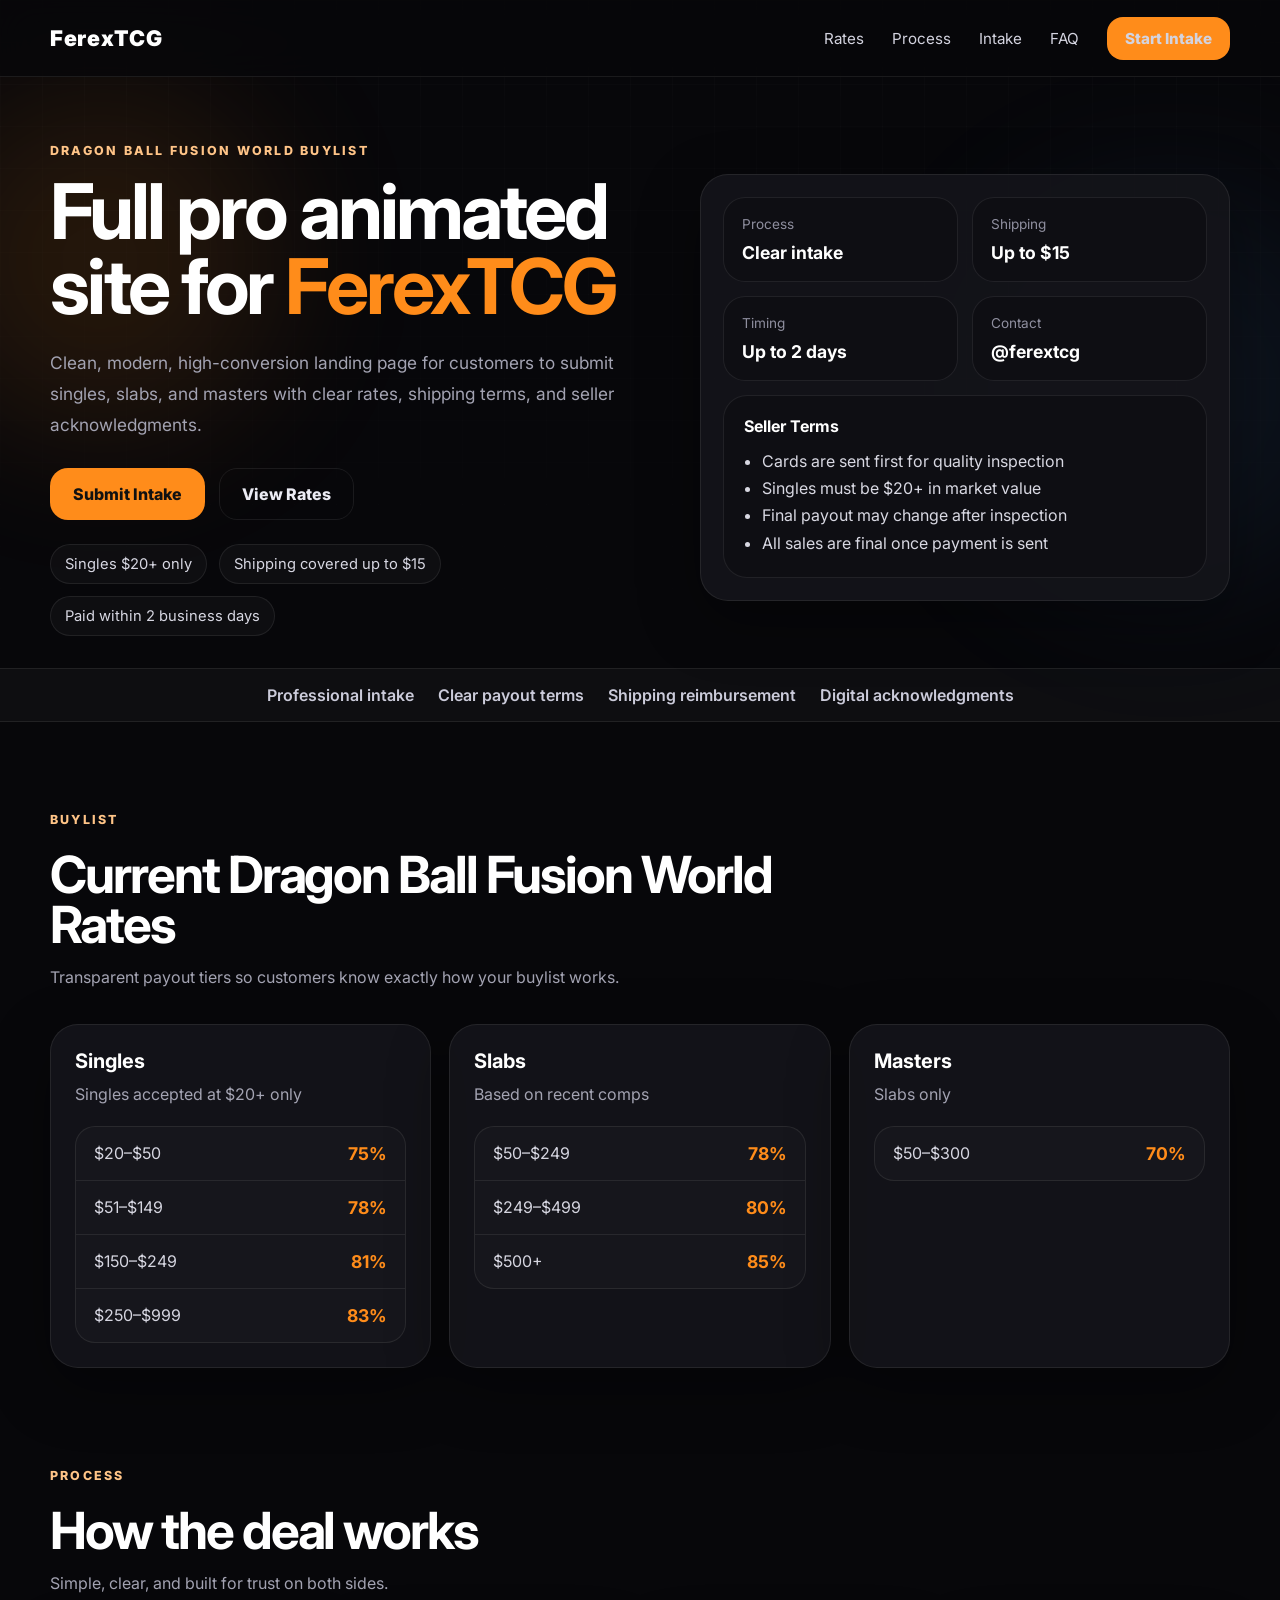
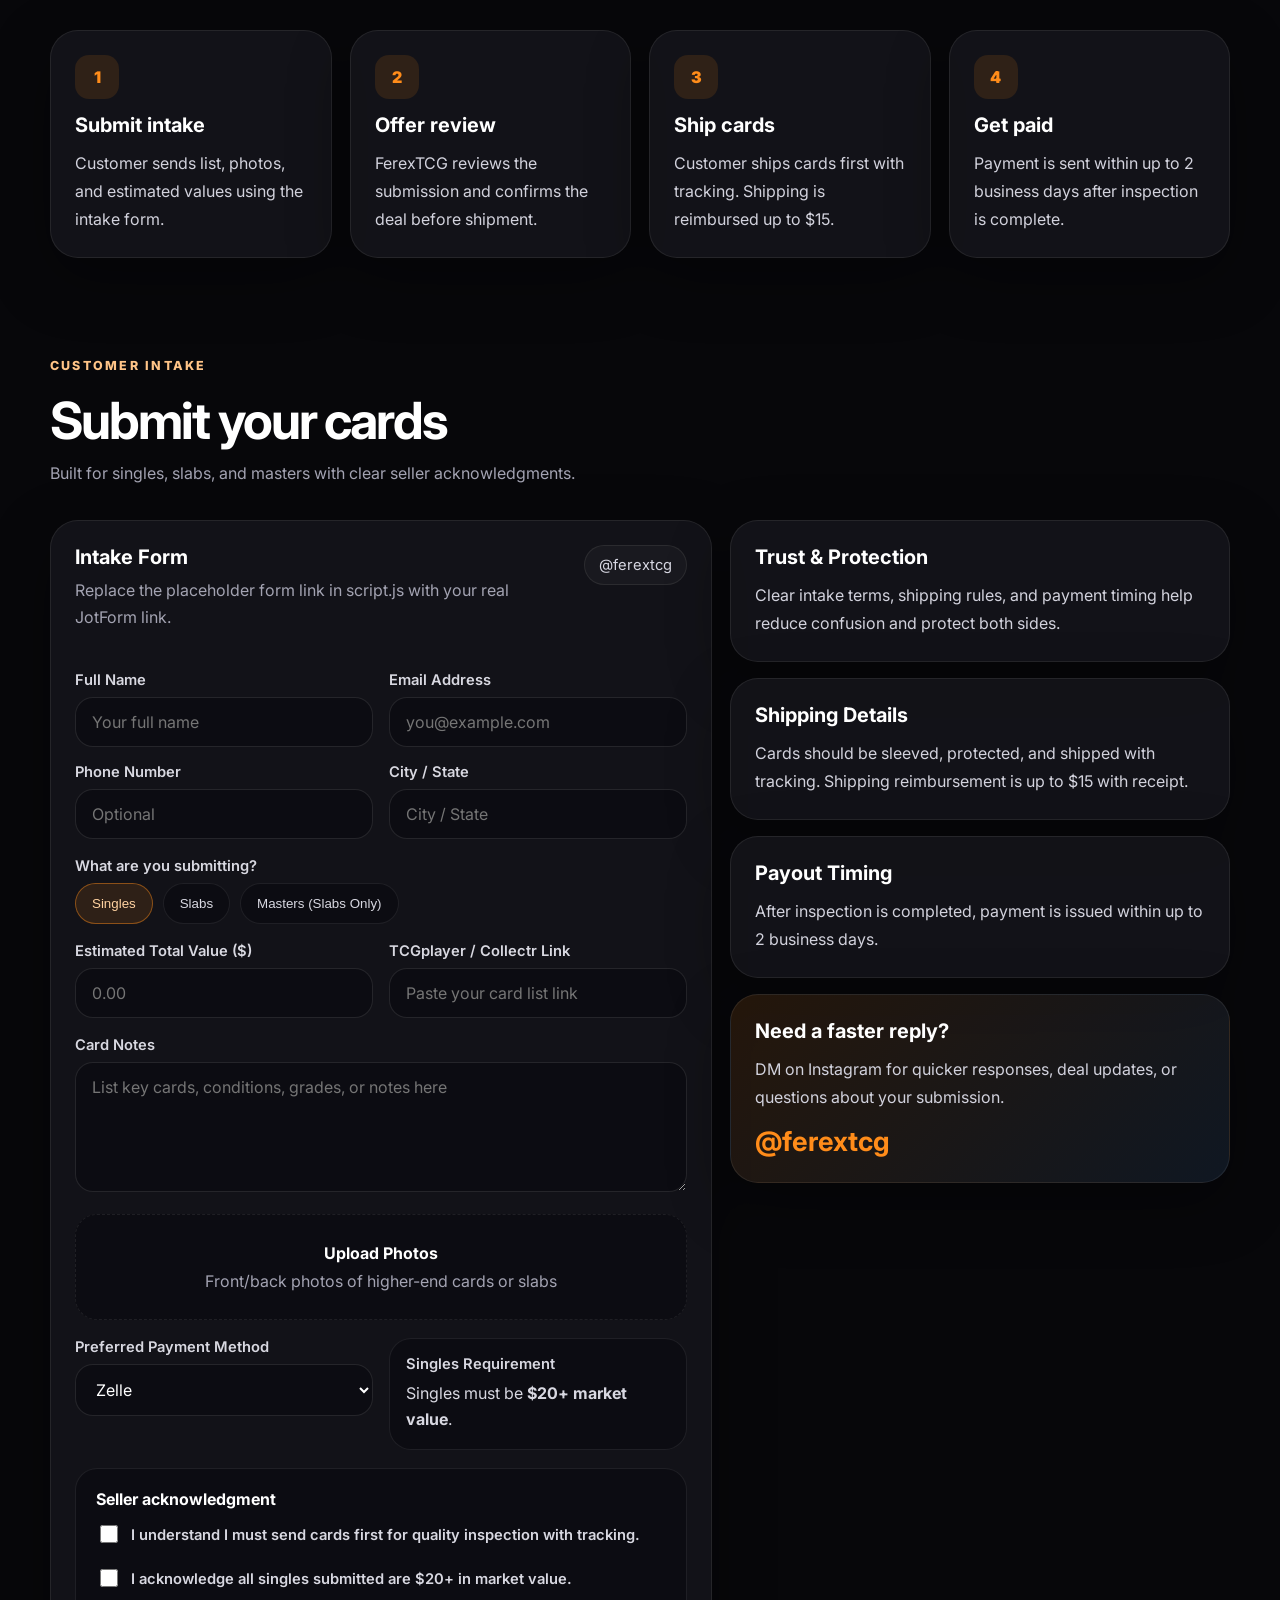
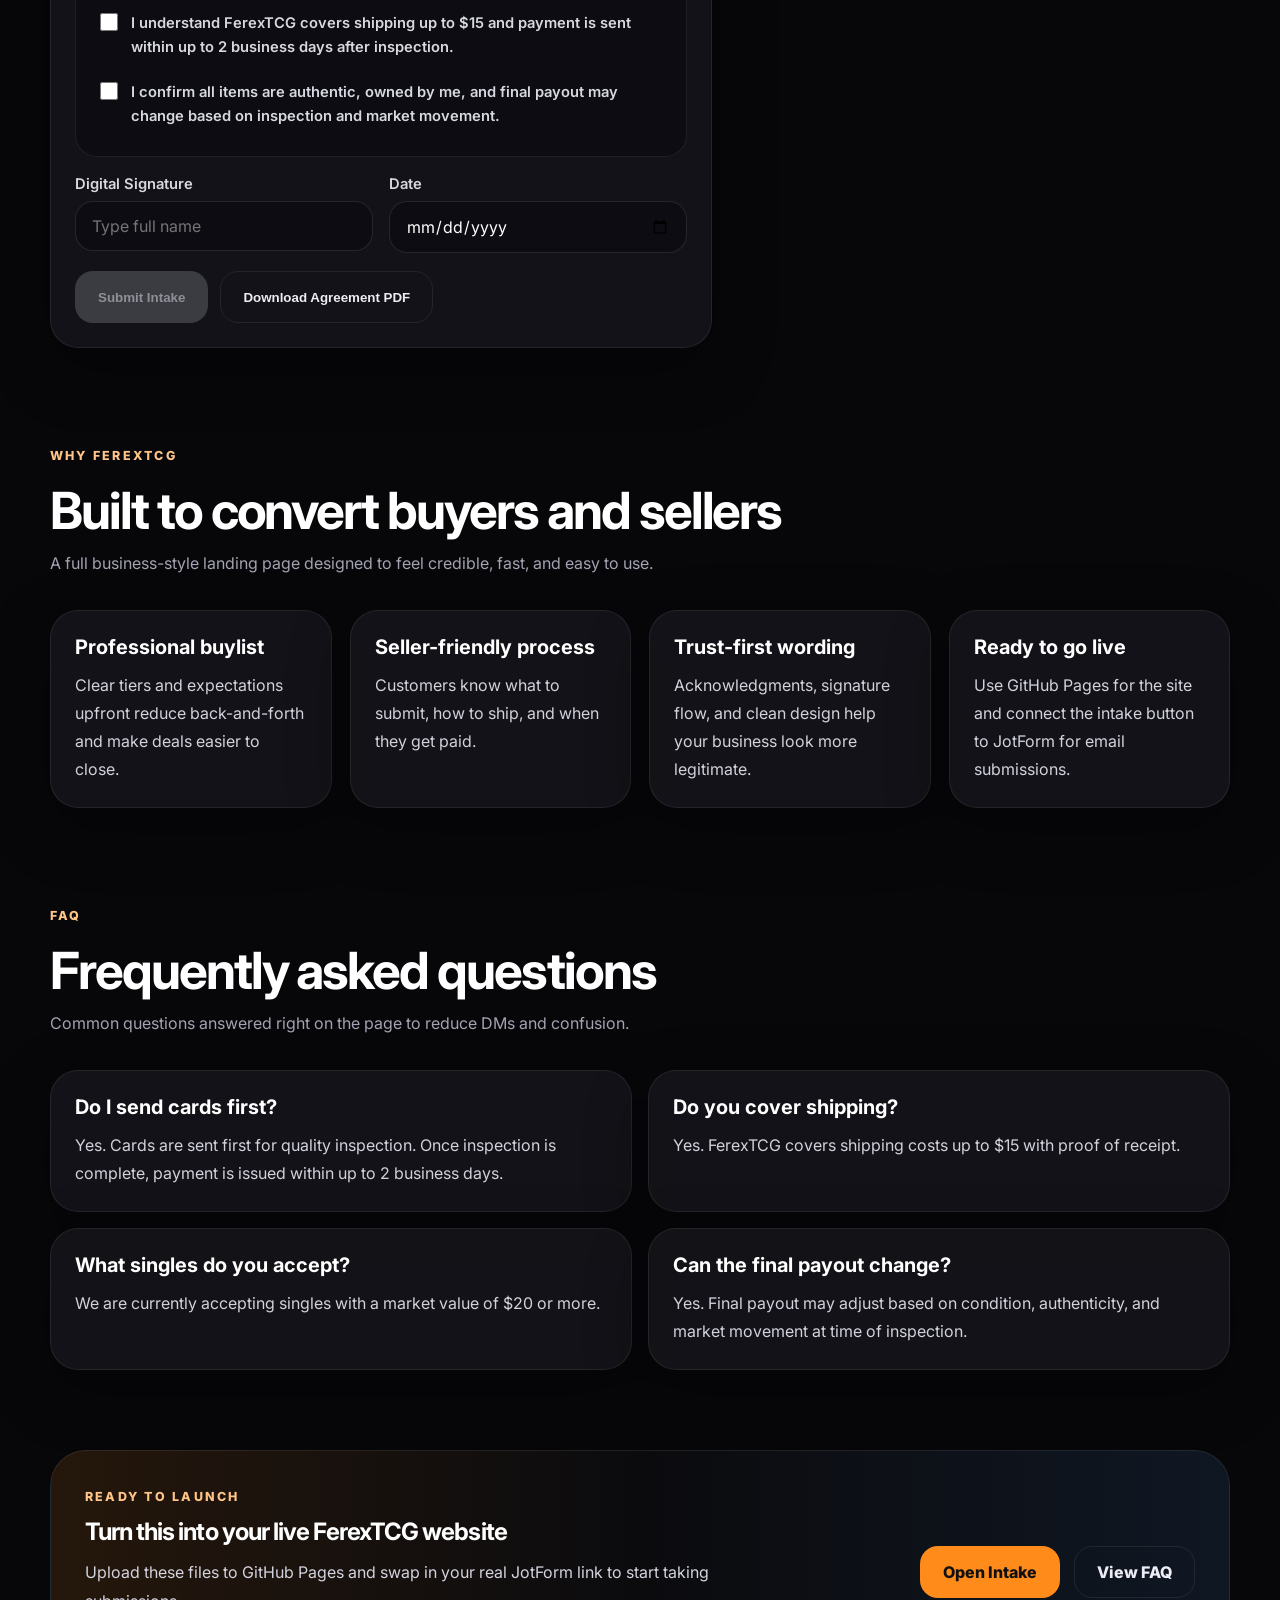
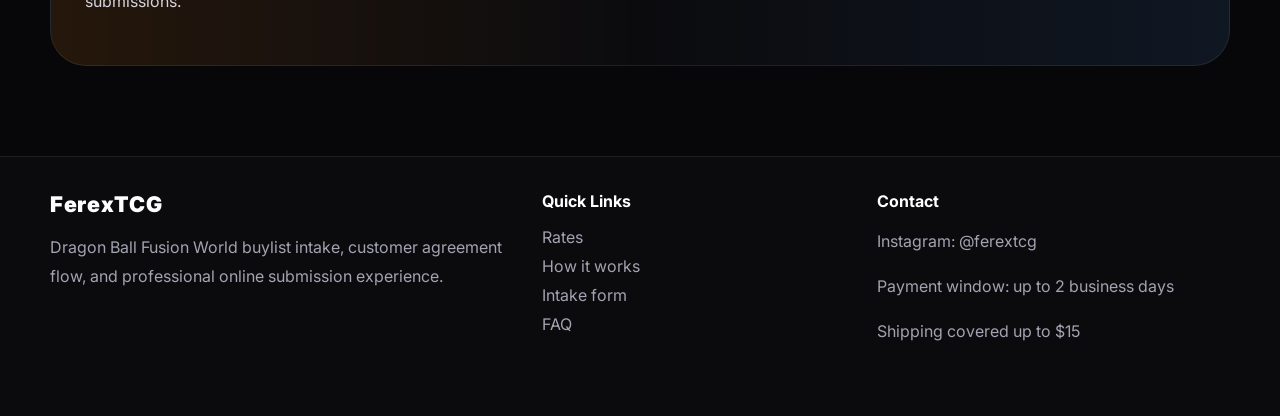
<file: index.html>
<!DOCTYPE html>
<html lang="en">
<head>
  <meta charset="UTF-8" />
  <meta name="viewport" content="width=device-width, initial-scale=1.0" />
  <title>FerexTCG | Dragon Ball Fusion World Buylist</title>
  <meta name="description" content="FerexTCG buylist intake for Dragon Ball Fusion World singles, slabs, and masters." />
  <link rel="preconnect" href="https://fonts.googleapis.com">
  <link rel="preconnect" href="https://fonts.gstatic.com" crossorigin>
  <link href="https://fonts.googleapis.com/css2?family=Inter:wght@400;500;600;700;800;900&display=swap" rel="stylesheet">
  <link rel="stylesheet" href="style.css" />
</head>
<body>
  <div class="bg-orb orb-1"></div>
  <div class="bg-orb orb-2"></div>
  <div class="bg-grid"></div>

  <header class="site-header">
    <div class="container nav">
      <a href="#" class="brand">FerexTCG</a>
      <button class="menu-toggle" id="menuToggle" aria-label="Toggle menu">☰</button>
      <nav class="nav-links" id="navLinks">
        <a href="#rates">Rates</a>
        <a href="#process">Process</a>
        <a href="#intake">Intake</a>
        <a href="#faq">FAQ</a>
        <a href="#contact" class="nav-cta">Start Intake</a>
      </nav>
    </div>
  </header>

  <main>
    <section class="hero">
      <div class="container hero-grid">
        <div class="hero-copy reveal">
          <span class="eyebrow">Dragon Ball Fusion World Buylist</span>
          <h1>Full pro animated site for <span>FerexTCG</span></h1>
          <p class="hero-text">
            Clean, modern, high-conversion landing page for customers to submit singles, slabs, and masters with clear rates, shipping terms, and seller acknowledgments.
          </p>
          <div class="hero-actions">
            <a href="#intake" class="btn btn-primary">Submit Intake</a>
            <a href="#rates" class="btn btn-secondary">View Rates</a>
          </div>
          <div class="hero-tags">
            <span>Singles $20+ only</span>
            <span>Shipping covered up to $15</span>
            <span>Paid within 2 business days</span>
          </div>
        </div>

        <div class="hero-card reveal delay-1">
          <div class="stat-grid">
            <div class="stat-card">
              <small>Process</small>
              <strong>Clear intake</strong>
            </div>
            <div class="stat-card">
              <small>Shipping</small>
              <strong>Up to $15</strong>
            </div>
            <div class="stat-card">
              <small>Timing</small>
              <strong>Up to 2 days</strong>
            </div>
            <div class="stat-card">
              <small>Contact</small>
              <strong>@ferextcg</strong>
            </div>
          </div>
          <div class="terms-card">
            <h3>Seller Terms</h3>
            <ul>
              <li>Cards are sent first for quality inspection</li>
              <li>Singles must be $20+ in market value</li>
              <li>Final payout may change after inspection</li>
              <li>All sales are final once payment is sent</li>
            </ul>
          </div>
        </div>
      </div>
    </section>

    <section class="trust-bar">
      <div class="container trust-items">
        <span>Professional intake</span>
        <span>Clear payout terms</span>
        <span>Shipping reimbursement</span>
        <span>Digital acknowledgments</span>
      </div>
    </section>

    <section class="section" id="rates">
      <div class="container">
        <div class="section-head reveal">
          <span class="eyebrow">Buylist</span>
          <h2>Current Dragon Ball Fusion World Rates</h2>
          <p>Transparent payout tiers so customers know exactly how your buylist works.</p>
        </div>

        <div class="cards three-col">
          <article class="panel reveal">
            <h3>Singles</h3>
            <p class="sub">Singles accepted at $20+ only</p>
            <div class="rate-list">
              <div><span>$20–$50</span><strong>75%</strong></div>
              <div><span>$51–$149</span><strong>78%</strong></div>
              <div><span>$150–$249</span><strong>81%</strong></div>
              <div><span>$250–$999</span><strong>83%</strong></div>
            </div>
          </article>

          <article class="panel reveal delay-1">
            <h3>Slabs</h3>
            <p class="sub">Based on recent comps</p>
            <div class="rate-list">
              <div><span>$50–$249</span><strong>78%</strong></div>
              <div><span>$249–$499</span><strong>80%</strong></div>
              <div><span>$500+</span><strong>85%</strong></div>
            </div>
          </article>

          <article class="panel reveal delay-2">
            <h3>Masters</h3>
            <p class="sub">Slabs only</p>
            <div class="rate-list">
              <div><span>$50–$300</span><strong>70%</strong></div>
            </div>
          </article>
        </div>
      </div>
    </section>

    <section class="section" id="process">
      <div class="container">
        <div class="section-head reveal">
          <span class="eyebrow">Process</span>
          <h2>How the deal works</h2>
          <p>Simple, clear, and built for trust on both sides.</p>
        </div>

        <div class="cards four-col">
          <article class="step-card reveal">
            <div class="icon">1</div>
            <h3>Submit intake</h3>
            <p>Customer sends list, photos, and estimated values using the intake form.</p>
          </article>
          <article class="step-card reveal delay-1">
            <div class="icon">2</div>
            <h3>Offer review</h3>
            <p>FerexTCG reviews the submission and confirms the deal before shipment.</p>
          </article>
          <article class="step-card reveal delay-2">
            <div class="icon">3</div>
            <h3>Ship cards</h3>
            <p>Customer ships cards first with tracking. Shipping is reimbursed up to $15.</p>
          </article>
          <article class="step-card reveal delay-3">
            <div class="icon">4</div>
            <h3>Get paid</h3>
            <p>Payment is sent within up to 2 business days after inspection is complete.</p>
          </article>
        </div>
      </div>
    </section>

    <section class="section" id="intake">
      <div class="container">
        <div class="section-head reveal">
          <span class="eyebrow">Customer intake</span>
          <h2>Submit your cards</h2>
          <p>Built for singles, slabs, and masters with clear seller acknowledgments.</p>
        </div>

        <div class="intake-layout">
          <div class="panel reveal">
            <div class="form-top">
              <div>
                <h3>Intake Form</h3>
                <p class="sub">Replace the placeholder form link in script.js with your real JotForm link.</p>
              </div>
              <div class="badge">@ferextcg</div>
            </div>

            <form id="intakeForm" class="intake-form">
              <div class="field-grid">
                <label>
                  <span>Full Name</span>
                  <input type="text" placeholder="Your full name" />
                </label>
                <label>
                  <span>Email Address</span>
                  <input type="email" placeholder="you@example.com" />
                </label>
                <label>
                  <span>Phone Number</span>
                  <input type="text" placeholder="Optional" />
                </label>
                <label>
                  <span>City / State</span>
                  <input type="text" placeholder="City / State" />
                </label>
              </div>

              <div class="field-block">
                <span class="label-title">What are you submitting?</span>
                <div class="chip-row">
                  <button type="button" class="chip active">Singles</button>
                  <button type="button" class="chip">Slabs</button>
                  <button type="button" class="chip">Masters (Slabs Only)</button>
                </div>
              </div>

              <div class="field-grid">
                <label>
                  <span>Estimated Total Value ($)</span>
                  <input type="text" placeholder="0.00" />
                </label>
                <label>
                  <span>TCGplayer / Collectr Link</span>
                  <input type="text" placeholder="Paste your card list link" />
                </label>
              </div>

              <label class="field-block">
                <span>Card Notes</span>
                <textarea rows="5" placeholder="List key cards, conditions, grades, or notes here"></textarea>
              </label>

              <div class="upload-box">
                <strong>Upload Photos</strong>
                <p>Front/back photos of higher-end cards or slabs</p>
              </div>

              <div class="field-grid">
                <label>
                  <span>Preferred Payment Method</span>
                  <select>
                    <option>Zelle</option>
                    <option>Cash (Local Meetup)</option>
                    <option>Other</option>
                  </select>
                </label>
                <div class="info-mini">
                  <span>Singles Requirement</span>
                  <p>Singles must be <strong>$20+ market value</strong>.</p>
                </div>
              </div>

              <div class="ack-box">
                <h4>Seller acknowledgment</h4>
                <label class="check-row"><input type="checkbox" class="ack-check" /> <span>I understand I must send cards first for quality inspection with tracking.</span></label>
                <label class="check-row"><input type="checkbox" class="ack-check" /> <span>I acknowledge all singles submitted are $20+ in market value.</span></label>
                <label class="check-row"><input type="checkbox" class="ack-check" /> <span>I understand FerexTCG covers shipping up to $15 and payment is sent within up to 2 business days after inspection.</span></label>
                <label class="check-row"><input type="checkbox" class="ack-check" /> <span>I confirm all items are authentic, owned by me, and final payout may change based on inspection and market movement.</span></label>
              </div>

              <div class="field-grid">
                <label>
                  <span>Digital Signature</span>
                  <input type="text" placeholder="Type full name" />
                </label>
                <label>
                  <span>Date</span>
                  <input type="date" />
                </label>
              </div>

              <div class="form-actions">
                <button type="button" id="submitBtn" class="btn btn-primary disabled">Submit Intake</button>
                <button type="button" class="btn btn-secondary">Download Agreement PDF</button>
              </div>
            </form>
          </div>

          <div class="side-stack">
            <article class="side-card reveal">
              <h3>Trust & Protection</h3>
              <p>Clear intake terms, shipping rules, and payment timing help reduce confusion and protect both sides.</p>
            </article>
            <article class="side-card reveal delay-1">
              <h3>Shipping Details</h3>
              <p>Cards should be sleeved, protected, and shipped with tracking. Shipping reimbursement is up to $15 with receipt.</p>
            </article>
            <article class="side-card reveal delay-2">
              <h3>Payout Timing</h3>
              <p>After inspection is completed, payment is issued within up to 2 business days.</p>
            </article>
            <article class="side-card instagram-card reveal delay-3" id="contact">
              <h3>Need a faster reply?</h3>
              <p>DM on Instagram for quicker responses, deal updates, or questions about your submission.</p>
              <strong>@ferextcg</strong>
            </article>
          </div>
        </div>
      </div>
    </section>

    <section class="section">
      <div class="container">
        <div class="section-head reveal">
          <span class="eyebrow">Why FerexTCG</span>
          <h2>Built to convert buyers and sellers</h2>
          <p>A full business-style landing page designed to feel credible, fast, and easy to use.</p>
        </div>

        <div class="cards four-col">
          <article class="feature-card reveal"><h3>Professional buylist</h3><p>Clear tiers and expectations upfront reduce back-and-forth and make deals easier to close.</p></article>
          <article class="feature-card reveal delay-1"><h3>Seller-friendly process</h3><p>Customers know what to submit, how to ship, and when they get paid.</p></article>
          <article class="feature-card reveal delay-2"><h3>Trust-first wording</h3><p>Acknowledgments, signature flow, and clean design help your business look more legitimate.</p></article>
          <article class="feature-card reveal delay-3"><h3>Ready to go live</h3><p>Use GitHub Pages for the site and connect the intake button to JotForm for email submissions.</p></article>
        </div>
      </div>
    </section>

    <section class="section" id="faq">
      <div class="container">
        <div class="section-head reveal">
          <span class="eyebrow">FAQ</span>
          <h2>Frequently asked questions</h2>
          <p>Common questions answered right on the page to reduce DMs and confusion.</p>
        </div>

        <div class="faq-grid">
          <article class="faq-card reveal"><h3>Do I send cards first?</h3><p>Yes. Cards are sent first for quality inspection. Once inspection is complete, payment is issued within up to 2 business days.</p></article>
          <article class="faq-card reveal delay-1"><h3>Do you cover shipping?</h3><p>Yes. FerexTCG covers shipping costs up to $15 with proof of receipt.</p></article>
          <article class="faq-card reveal delay-2"><h3>What singles do you accept?</h3><p>We are currently accepting singles with a market value of $20 or more.</p></article>
          <article class="faq-card reveal delay-3"><h3>Can the final payout change?</h3><p>Yes. Final payout may adjust based on condition, authenticity, and market movement at time of inspection.</p></article>
        </div>
      </div>
    </section>

    <section class="cta-band">
      <div class="container cta-wrap reveal">
        <div>
          <span class="eyebrow">Ready to launch</span>
          <h2>Turn this into your live FerexTCG website</h2>
          <p>Upload these files to GitHub Pages and swap in your real JotForm link to start taking submissions.</p>
        </div>
        <div class="hero-actions">
          <a href="#intake" class="btn btn-primary">Open Intake</a>
          <a href="#faq" class="btn btn-secondary">View FAQ</a>
        </div>
      </div>
    </section>
  </main>

  <footer class="site-footer">
    <div class="container footer-grid">
      <div>
        <div class="brand footer-brand">FerexTCG</div>
        <p>Dragon Ball Fusion World buylist intake, customer agreement flow, and professional online submission experience.</p>
      </div>
      <div>
        <h4>Quick Links</h4>
        <a href="#rates">Rates</a>
        <a href="#process">How it works</a>
        <a href="#intake">Intake form</a>
        <a href="#faq">FAQ</a>
      </div>
      <div>
        <h4>Contact</h4>
        <p>Instagram: @ferextcg</p>
        <p>Payment window: up to 2 business days</p>
        <p>Shipping covered up to $15</p>
      </div>
    </div>
  </footer>

  <script src="script.js"></script>
</body>
</html>
</file>
<file: style.css>
* {
  box-sizing: border-box;
}

:root {
  --bg: #07070a;
  --panel: rgba(20, 20, 26, 0.9);
  --panel-2: rgba(15, 15, 20, 0.92);
  --text: #ffffff;
  --muted: #a3a3b2;
  --line: rgba(255, 255, 255, 0.08);
  --accent: #ff8c1a;
  --accent-2: #5aa7ff;
  --shadow: 0 20px 60px rgba(0, 0, 0, 0.35);
  --radius: 28px;
}

html {
  scroll-behavior: smooth;
}

body {
  margin: 0;
  font-family: "Inter", Arial, sans-serif;
  background: var(--bg);
  color: var(--text);
  overflow-x: hidden;
}

a {
  color: inherit;
  text-decoration: none;
}

.container {
  width: min(1180px, calc(100% - 32px));
  margin: 0 auto;
}

.bg-grid {
  position: fixed;
  inset: 0;
  background-image:
    linear-gradient(rgba(255,255,255,0.02) 1px, transparent 1px),
    linear-gradient(90deg, rgba(255,255,255,0.02) 1px, transparent 1px);
  background-size: 42px 42px;
  z-index: -3;
  mask-image: linear-gradient(to bottom, rgba(0,0,0,0.8), transparent 85%);
}

.bg-orb {
  position: fixed;
  border-radius: 999px;
  filter: blur(80px);
  z-index: -2;
  opacity: 0.35;
  animation: floatOrb 9s ease-in-out infinite;
}

.orb-1 {
  width: 360px;
  height: 360px;
  left: -80px;
  top: 80px;
  background: rgba(255, 140, 26, 0.35);
}

.orb-2 {
  width: 420px;
  height: 420px;
  right: -100px;
  top: 180px;
  background: rgba(90, 167, 255, 0.22);
  animation-delay: 1.8s;
}

@keyframes floatOrb {
  0%, 100% { transform: translateY(0px) translateX(0px); }
  50% { transform: translateY(-18px) translateX(10px); }
}

.site-header {
  position: sticky;
  top: 0;
  z-index: 20;
  backdrop-filter: blur(18px);
  background: rgba(7, 7, 10, 0.75);
  border-bottom: 1px solid var(--line);
}

.nav {
  display: flex;
  align-items: center;
  justify-content: space-between;
  min-height: 76px;
}

.brand {
  font-size: 1.35rem;
  font-weight: 900;
  letter-spacing: 0.03em;
}

.nav-links {
  display: flex;
  align-items: center;
  gap: 28px;
}

.nav-links a {
  color: #d3d3df;
  font-size: 0.95rem;
}

.nav-links a:hover {
  color: var(--accent);
}

.nav-cta {
  background: var(--accent);
  color: #111;
  padding: 12px 18px;
  border-radius: 16px;
  font-weight: 800;
}

.menu-toggle {
  display: none;
  background: transparent;
  border: 1px solid var(--line);
  color: white;
  border-radius: 12px;
  width: 46px;
  height: 46px;
  font-size: 1.2rem;
}

.hero {
  padding: 62px 0 24px;
}

.hero-grid {
  display: grid;
  grid-template-columns: 1.08fr 0.92fr;
  gap: 28px;
  align-items: center;
}

.eyebrow {
  display: inline-block;
  color: #ffc487;
  font-weight: 800;
  text-transform: uppercase;
  letter-spacing: 0.18em;
  font-size: 0.78rem;
  margin-bottom: 16px;
}

.hero h1,
.section-head h2,
.cta-wrap h2 {
  margin: 0;
  line-height: 0.98;
  letter-spacing: -0.04em;
}

.hero h1 {
  font-size: clamp(2.8rem, 6vw, 5.6rem);
  max-width: 720px;
}

.hero h1 span {
  color: var(--accent);
}

.hero-text {
  margin: 22px 0 0;
  max-width: 650px;
  color: var(--muted);
  font-size: 1.08rem;
  line-height: 1.8;
}

.hero-actions {
  display: flex;
  flex-wrap: wrap;
  gap: 14px;
  margin-top: 28px;
}

.btn {
  display: inline-flex;
  justify-content: center;
  align-items: center;
  min-height: 52px;
  padding: 0 22px;
  border-radius: 18px;
  font-weight: 800;
  transition: transform 0.2s ease, background 0.2s ease, border-color 0.2s ease, opacity 0.2s ease;
  border: 1px solid transparent;
  cursor: pointer;
}

.btn:hover {
  transform: translateY(-1px);
}

.btn-primary {
  background: var(--accent);
  color: #111;
}

.btn-primary.disabled {
  background: #3b3b42;
  color: #8f8f98;
  cursor: not-allowed;
}

.btn-primary.disabled:hover {
  transform: none;
}

.btn-secondary {
  background: transparent;
  border-color: var(--line);
  color: #ececf4;
}

.hero-tags {
  display: flex;
  flex-wrap: wrap;
  gap: 12px;
  margin-top: 24px;
}

.hero-tags span,
.badge {
  border: 1px solid var(--line);
  background: rgba(255,255,255,0.03);
  border-radius: 999px;
  padding: 10px 14px;
  color: #d7d7e2;
  font-size: 0.92rem;
}

.hero-card,
.panel,
.step-card,
.side-card,
.feature-card,
.faq-card {
  background: var(--panel);
  border: 1px solid var(--line);
  border-radius: var(--radius);
  box-shadow: var(--shadow);
}

.hero-card {
  padding: 22px;
}

.stat-grid {
  display: grid;
  grid-template-columns: 1fr 1fr;
  gap: 14px;
}

.stat-card {
  padding: 18px;
  border-radius: 22px;
  background: var(--panel-2);
  border: 1px solid var(--line);
}

.stat-card small {
  display: block;
  color: #8f8f9f;
  margin-bottom: 10px;
  font-size: 0.85rem;
}

.stat-card strong {
  font-size: 1.1rem;
}

.terms-card {
  margin-top: 14px;
  padding: 20px;
  background: var(--panel-2);
  border: 1px solid var(--line);
  border-radius: 24px;
}

.terms-card h3 {
  margin: 0 0 12px;
  font-size: 1rem;
}

.terms-card ul {
  margin: 0;
  padding-left: 18px;
  color: #d8d8e2;
  line-height: 1.7;
}

.trust-bar {
  margin-top: 8px;
  border-top: 1px solid var(--line);
  border-bottom: 1px solid var(--line);
  background: rgba(255,255,255,0.03);
}

.trust-items {
  display: flex;
  justify-content: center;
  gap: 24px;
  flex-wrap: wrap;
  padding: 16px 0;
  color: #cbcbda;
  font-weight: 600;
}

.section {
  padding: 86px 0 10px;
}

.section-head {
  max-width: 740px;
  margin-bottom: 32px;
}

.section-head h2 {
  font-size: clamp(2rem, 4vw, 3.25rem);
  margin-top: 6px;
}

.section-head p {
  margin-top: 14px;
  color: var(--muted);
  line-height: 1.8;
  font-size: 1rem;
}

.cards {
  display: grid;
  gap: 18px;
}

.three-col {
  grid-template-columns: repeat(3, 1fr);
}

.four-col {
  grid-template-columns: repeat(4, 1fr);
}

.panel,
.step-card,
.side-card,
.feature-card,
.faq-card {
  padding: 24px;
}

.panel h3,
.step-card h3,
.side-card h3,
.feature-card h3,
.faq-card h3 {
  margin: 0;
  font-size: 1.25rem;
}

.sub {
  color: var(--muted);
  margin-top: 8px;
  line-height: 1.7;
}

.rate-list {
  margin-top: 18px;
  border: 1px solid var(--line);
  border-radius: 20px;
  overflow: hidden;
  background: rgba(255,255,255,0.02);
}

.rate-list div {
  display: grid;
  grid-template-columns: 1fr auto;
  padding: 16px 18px;
  border-bottom: 1px solid var(--line);
}

.rate-list div:last-child {
  border-bottom: none;
}

.rate-list span {
  color: #d5d5e0;
}

.rate-list strong {
  color: var(--accent);
  font-size: 1.1rem;
}

.icon {
  width: 44px;
  height: 44px;
  display: inline-flex;
  align-items: center;
  justify-content: center;
  border-radius: 14px;
  background: rgba(255, 140, 26, 0.12);
  color: var(--accent);
  font-weight: 900;
  margin-bottom: 14px;
}

.step-card p,
.side-card p,
.feature-card p,
.faq-card p {
  color: #d2d2dd;
  line-height: 1.75;
  margin: 12px 0 0;
}

.intake-layout {
  display: grid;
  grid-template-columns: 1.14fr 0.86fr;
  gap: 18px;
}

.form-top {
  display: flex;
  justify-content: space-between;
  gap: 14px;
  align-items: flex-start;
  margin-bottom: 24px;
}

.intake-form {
  display: grid;
  gap: 18px;
}

.field-grid {
  display: grid;
  grid-template-columns: 1fr 1fr;
  gap: 16px;
}

label span,
.label-title,
.info-mini span {
  display: block;
  font-size: 0.92rem;
  font-weight: 600;
  color: #d8d8e1;
  margin-bottom: 8px;
}

input,
select,
textarea {
  width: 100%;
  border: 1px solid rgba(255,255,255,0.1);
  background: #0c0c12;
  color: white;
  border-radius: 18px;
  padding: 14px 16px;
  font: inherit;
  outline: none;
}

input:focus,
select:focus,
textarea:focus {
  border-color: rgba(255, 140, 26, 0.5);
  box-shadow: 0 0 0 3px rgba(255, 140, 26, 0.12);
}

.field-block {
  display: block;
}

.chip-row {
  display: flex;
  gap: 10px;
  flex-wrap: wrap;
}

.chip {
  border: 1px solid var(--line);
  background: #0c0c12;
  color: #d8d8e1;
  border-radius: 999px;
  padding: 12px 16px;
  cursor: pointer;
  transition: 0.2s ease;
}

.chip.active,
.chip:hover {
  border-color: rgba(255, 140, 26, 0.45);
  background: rgba(255, 140, 26, 0.12);
  color: #ffd2a1;
}

.upload-box,
.info-mini,
.ack-box {
  border: 1px solid var(--line);
  background: #0c0c12;
  border-radius: 22px;
}

.upload-box {
  padding: 28px 20px;
  text-align: center;
  border-style: dashed;
}

.upload-box p {
  color: var(--muted);
  margin: 8px 0 0;
}

.info-mini {
  padding: 16px;
}

.info-mini p {
  margin: 0;
  color: #d8d8e1;
  line-height: 1.6;
}

.ack-box {
  padding: 20px;
}

.ack-box h4 {
  margin: 0 0 14px;
  font-size: 1rem;
}

.check-row {
  display: flex;
  gap: 10px;
  align-items: flex-start;
  color: #d7d7e2;
  line-height: 1.65;
  margin-bottom: 12px;
}

.check-row:last-child {
  margin-bottom: 0;
}

.check-row input {
  width: 18px;
  height: 18px;
  margin-top: 2px;
  flex: 0 0 auto;
}

.form-actions {
  display: flex;
  gap: 12px;
  flex-wrap: wrap;
}

.side-stack {
  display: grid;
  gap: 16px;
  align-content: start;
}

.instagram-card {
  background: linear-gradient(135deg, rgba(255,140,26,0.12), rgba(90,167,255,0.1));
}

.instagram-card strong {
  display: block;
  margin-top: 14px;
  color: var(--accent);
  font-size: 1.7rem;
}

.faq-grid {
  display: grid;
  gap: 16px;
  grid-template-columns: 1fr 1fr;
}

.cta-band {
  padding: 70px 0 90px;
}

.cta-wrap {
  border: 1px solid var(--line);
  border-radius: 36px;
  background: linear-gradient(90deg, rgba(255,140,26,0.12), rgba(255,255,255,0.02), rgba(90,167,255,0.1));
  padding: 34px;
  display: grid;
  grid-template-columns: 1fr auto;
  gap: 22px;
  align-items: center;
}

.cta-wrap p {
  color: #d4d4df;
  line-height: 1.8;
  margin-top: 14px;
  max-width: 720px;
}

.site-footer {
  border-top: 1px solid var(--line);
  background: rgba(255,255,255,0.02);
}

.footer-grid {
  display: grid;
  grid-template-columns: 1.2fr 0.8fr 0.9fr;
  gap: 22px;
  padding: 34px 0 54px;
}

.footer-brand {
  margin-bottom: 12px;
}

.site-footer p,
.site-footer a {
  color: var(--muted);
  line-height: 1.8;
  display: block;
}

.site-footer h4 {
  margin: 0 0 12px;
}

.reveal {
  opacity: 0;
  transform: translateY(22px);
  transition: opacity 0.75s ease, transform 0.75s ease;
}

.reveal.visible {
  opacity: 1;
  transform: translateY(0);
}

.delay-1 { transition-delay: 0.08s; }
.delay-2 { transition-delay: 0.16s; }
.delay-3 { transition-delay: 0.24s; }

@media (max-width: 1080px) {
  .hero-grid,
  .intake-layout,
  .cta-wrap,
  .footer-grid,
  .three-col,
  .four-col {
    grid-template-columns: 1fr;
  }

  .faq-grid {
    grid-template-columns: 1fr;
  }
}

@media (max-width: 760px) {
  .menu-toggle {
    display: inline-flex;
    align-items: center;
    justify-content: center;
  }

  .nav-links {
    position: absolute;
    left: 16px;
    right: 16px;
    top: 76px;
    flex-direction: column;
    align-items: stretch;
    background: rgba(12,12,18,0.98);
    border: 1px solid var(--line);
    border-radius: 22px;
    padding: 14px;
    display: none;
  }

  .nav-links.open {
    display: flex;
  }

  .field-grid,
  .stat-grid {
    grid-template-columns: 1fr;
  }

  .form-top {
    flex-direction: column;
  }

  .hero {
    padding-top: 34px;
  }

  .btn {
    width: 100%;
  }

  .hero-actions,
  .form-actions {
    flex-direction: column;
  }
}
</file>
